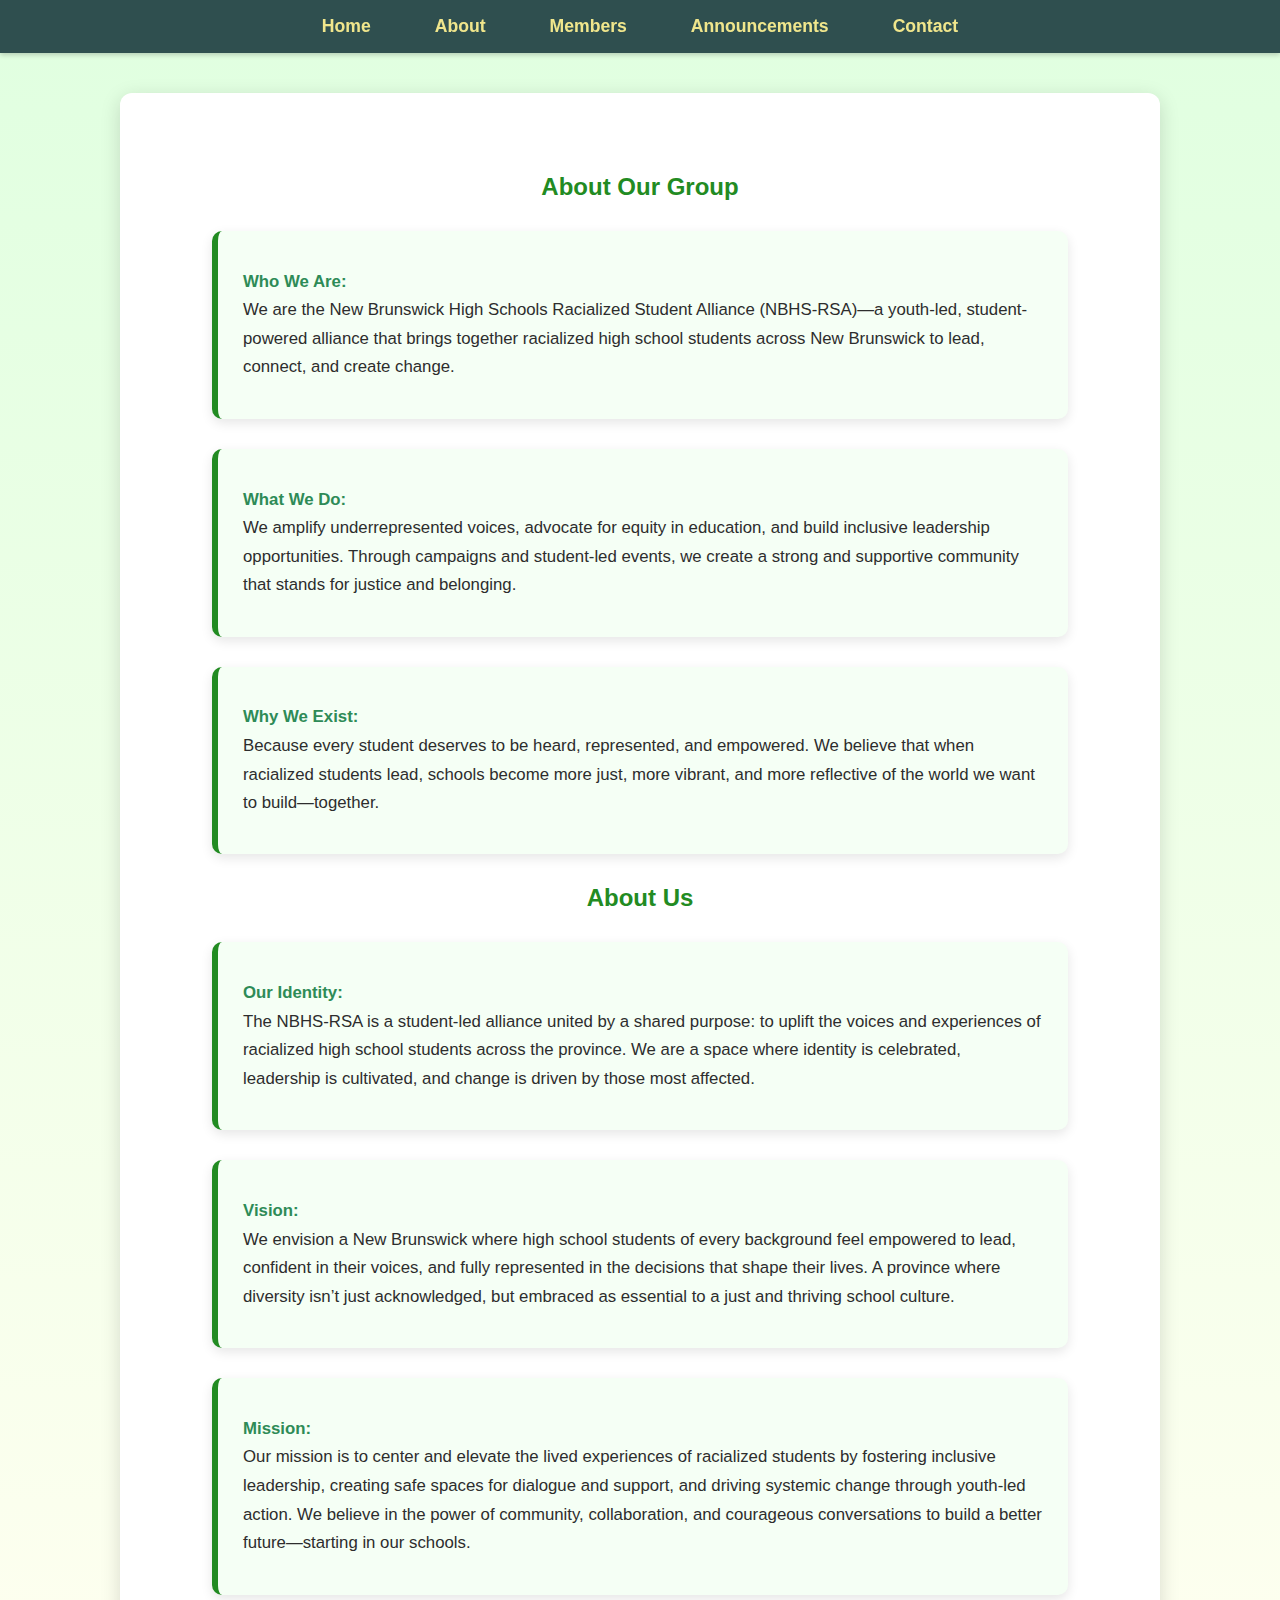
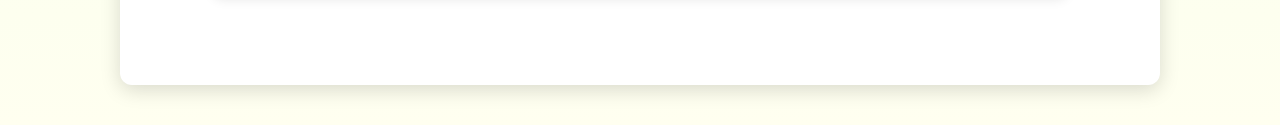
<file: about.html>
<!DOCTYPE html>
<html lang="en">

<head>
  <meta charset="UTF-8" />
  <meta name="viewport" content="width=device-width, initial-scale=1" />
  <title>About – NBHSRSA</title>
  <link rel="stylesheet" href="styles.css" />
</head>

<body>
  <nav>
    <ul>
      <li><a href="index.html">Home</a></li>
      <li><a href="about.html">About</a></li>
      <li><a href="members.html">Members</a></li>
      <li><a href="announcement.html">Announcements</a></li>
      <li><a href="contact.html">Contact</a></li>
    </ul>
  </nav>

  <section>
    <h2>About Our Group</h2>

    <div class="about-card">
      <p><strong>Who We Are:</strong><br>
        We are the New Brunswick High Schools Racialized Student Alliance (NBHS-RSA)—a youth-led, student-powered
        alliance that brings together racialized high school students across New Brunswick to lead, connect, and create
        change.
      </p>
    </div>

    <div class="about-card">
      <p><strong>What We Do:</strong><br>
        We amplify underrepresented voices, advocate for equity in education, and build inclusive leadership
        opportunities. Through campaigns and student-led events, we create a strong and supportive community that stands
        for justice and belonging.
      </p>
    </div>

    <div class="about-card">
      <p><strong>Why We Exist:</strong><br>
        Because every student deserves to be heard, represented, and empowered. We believe that when racialized students
        lead, schools become more just, more vibrant, and more reflective of the world we want to build—together.
      </p>
    </div>

    <h2>About Us</h2>

    <div class="about-card">
      <p><strong>Our Identity:</strong><br>
        The NBHS-RSA is a student-led alliance united by a shared purpose: to uplift the voices and experiences of
        racialized high school students across the province. We are a space where identity is celebrated, leadership is
        cultivated, and change is driven by those most affected.
      </p>
    </div>

    <div class="about-card">
      <p><strong>Vision:</strong><br>
        We envision a New Brunswick where high school students of every background feel empowered to lead, confident in
        their voices, and fully represented in the decisions that shape their lives. A province where diversity isn’t
        just acknowledged, but embraced as essential to a just and thriving school culture.
      </p>
    </div>

    <div class="about-card">
      <p><strong>Mission:</strong><br>
        Our mission is to center and elevate the lived experiences of racialized students by fostering inclusive
        leadership, creating safe spaces for dialogue and support, and driving systemic change through youth-led action.
        We believe in the power of community, collaboration, and courageous conversations to build a better future—starting
        in our schools.
      </p>
    </div>
  </section>
</body>

</html>
</file>
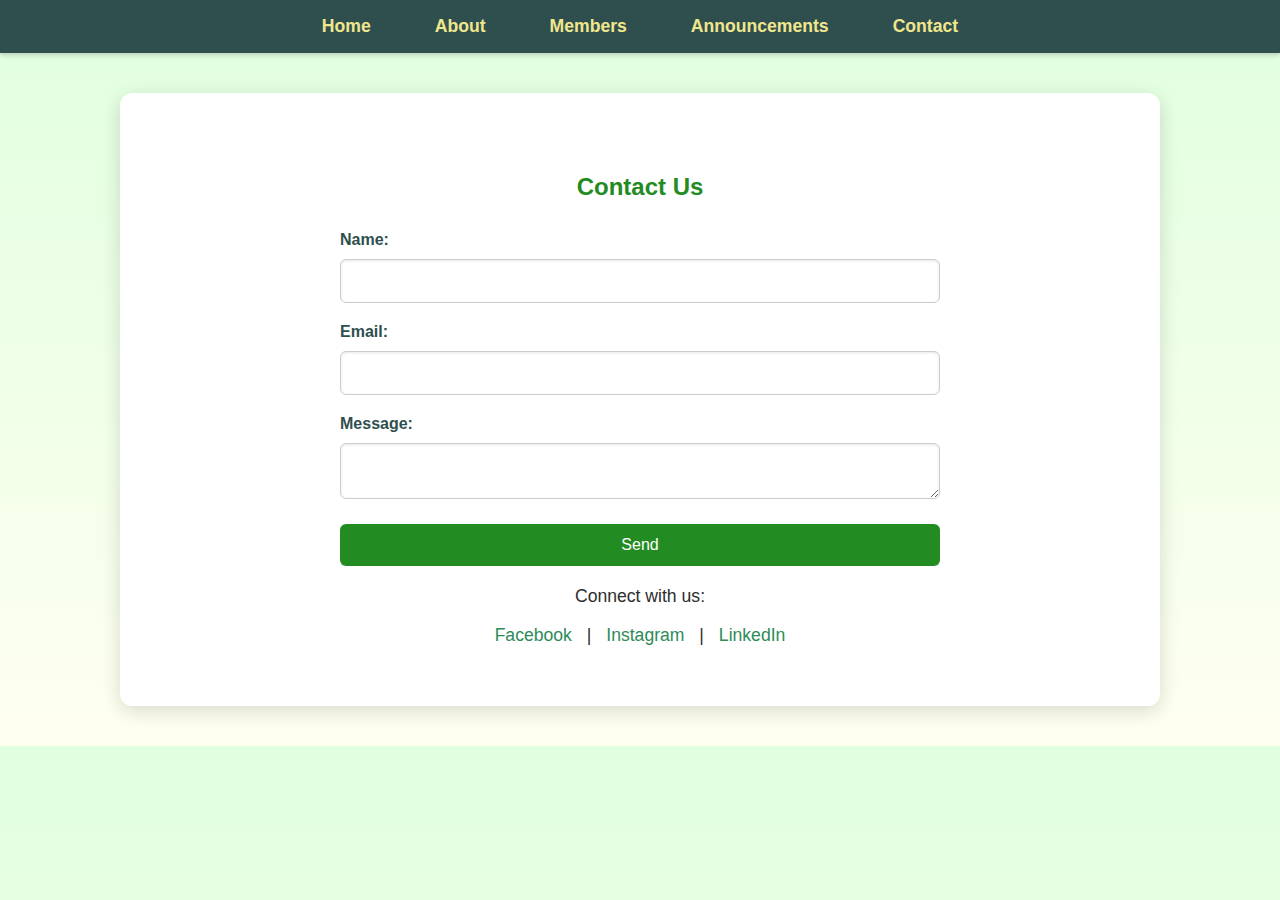
<file: contact.html>
<!DOCTYPE html>
<html lang="en">
<head>
  <meta charset="UTF-8" />
  <meta name="viewport" content="width=device-width, initial-scale=1" />
  <title>Contact – NBHSRSA</title>
  <link rel="stylesheet" href="styles.css" />
</head>
<body>
  <nav>
    <ul>
      <li><a href="index.html">Home</a></li>
      <li><a href="about.html">About</a></li>
      <li><a href="members.html">Members</a></li>
      <li><a href="announcement.html">Announcements</a></li>
      <li><a href="contact.html">Contact</a></li>
    </ul>
  </nav>

  <section id="contact">
    <h2>Contact Us</h2>
    <form action="#" method="post">
      <label>Name:</label>
      <input type="text" name="name" required />
      <label>Email:</label>
      <input type="email" name="email" required />
      <label>Message:</label>
      <textarea name="message" required></textarea>
      <button type="submit">Send</button>
    </form>

    <div class="social">
      <p>Connect with us:</p>
      <a href="#">Facebook</a> |
      <a href="#">Instagram</a> |
      <a href="#">LinkedIn</a>
    </div>
  </section>
</body>
</html>
</file>
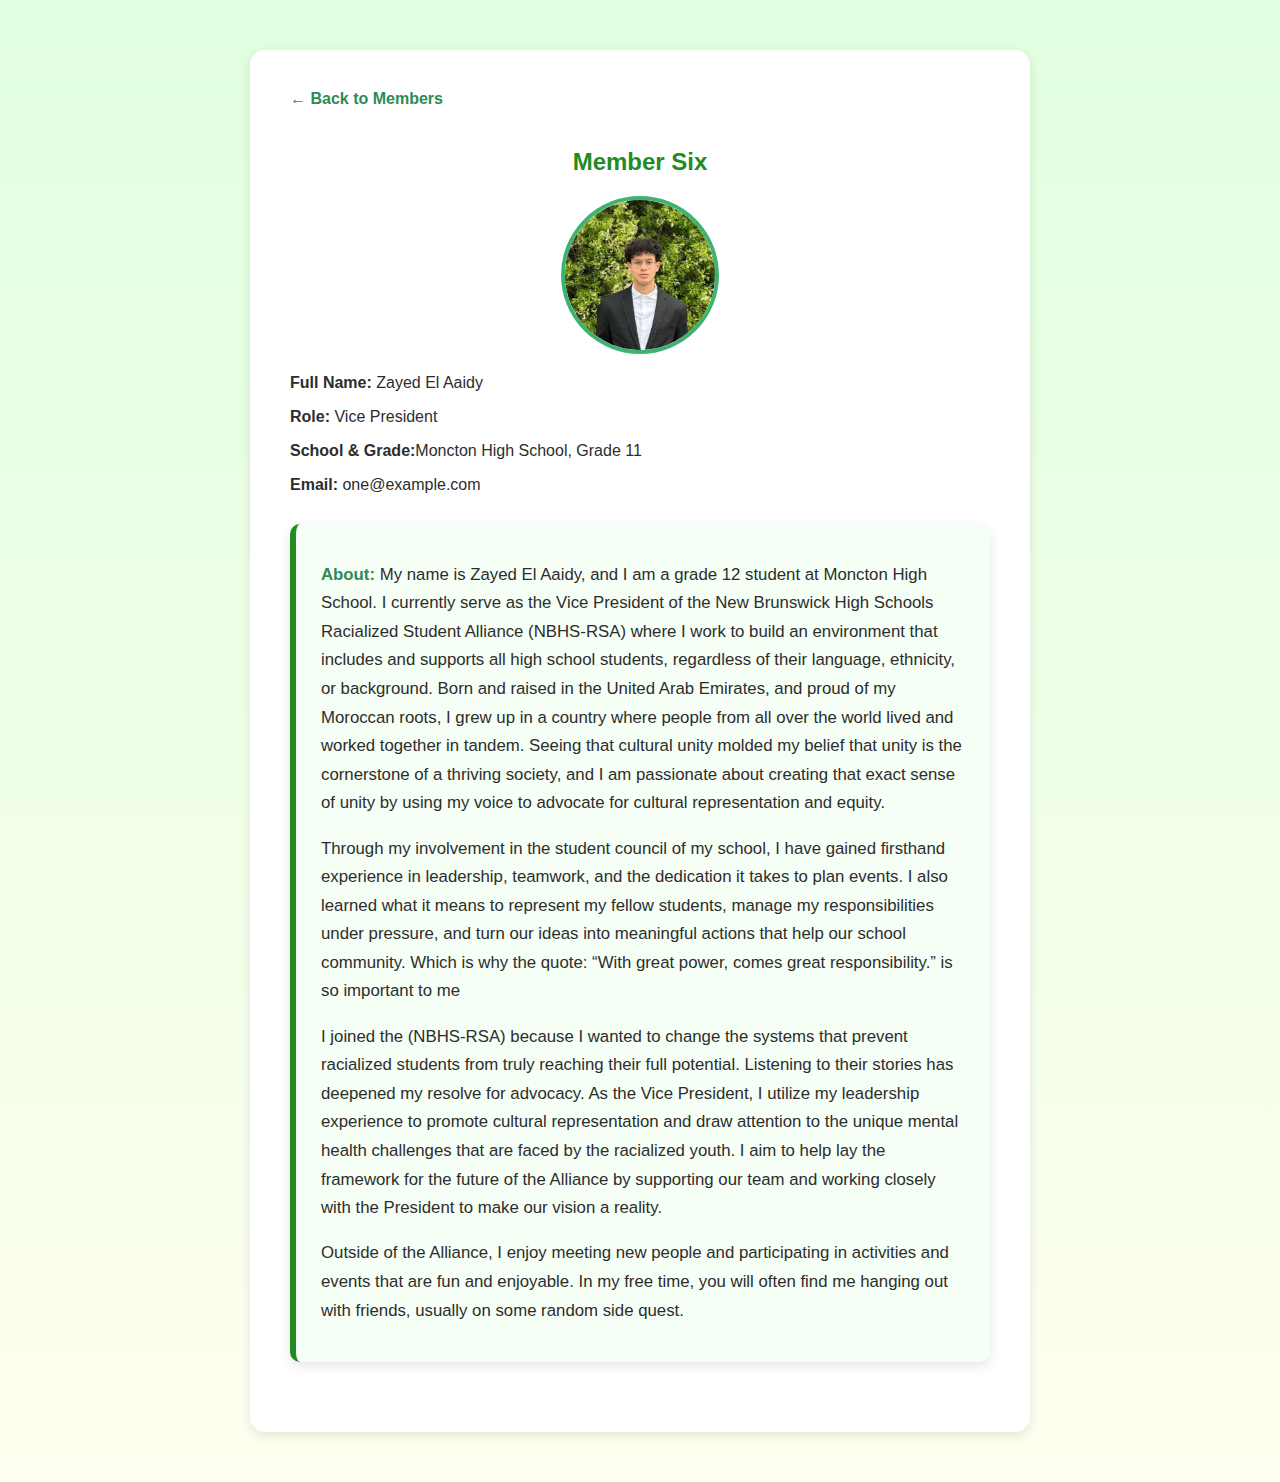
<file: member_2.html>
<!DOCTYPE html>
<html lang="en">

<head>
    <meta charset="UTF-8">
    <title>Member One - Profile</title>
    <link rel="stylesheet" href="styles.css">
</head>

<body>
    <section class="member-profile">
        <a href="index.html#members" class="All_members">&larr; Back to Members</a>
        <h2>Member Six</h2>
        <img src="img/zayed.jpg" alt="Member One" class="profile-img">
        <p><strong>Full Name:</strong> Zayed El Aaidy
        </p>
        <p><strong>Role:</strong> Vice President
        </p>
        <p><strong>School & Grade:</strong>Moncton High School, Grade 11</p>
        <p><strong>Email:</strong> one@example.com</p>
        <div class="about-card">
            <p><strong>About:</strong> My name is Zayed El Aaidy, and I am a grade 12 student at Moncton High School. I
                currently serve as the Vice President of the New Brunswick High Schools Racialized Student Alliance
                (NBHS-RSA) where I work to build an environment that includes and supports all high school students,
                regardless of their language, ethnicity, or background. Born and raised in the United Arab Emirates, and
                proud of my Moroccan roots, I grew up in a country where people from all over the world lived and worked
                together in tandem. Seeing that cultural unity molded my belief that unity is the cornerstone of a
                thriving society, and I am passionate about creating that exact sense of unity by using my voice to
                advocate for cultural representation and equity.
            </p>

            <p>Through my involvement in the student council of my school, I have gained firsthand experience in
                leadership, teamwork, and the dedication it takes to plan events. I also learned what it means to
                represent my fellow students, manage my responsibilities under pressure, and turn our ideas into
                meaningful actions that help our school community. Which is why the quote: “With great power, comes
                great responsibility.” is so important to me</p>

            <p>I joined the (NBHS-RSA) because I wanted to change the systems that prevent racialized students from
                truly reaching their full potential. Listening to their stories has deepened my resolve for advocacy. As
                the Vice President, I utilize my leadership experience to promote cultural representation and draw
                attention to the unique mental health challenges that are faced by the racialized youth. I aim to help
                lay the framework for the future of the Alliance by supporting our team and working closely with the
                President to make our vision a reality.
            </p>
            <p>Outside of the Alliance, I enjoy meeting new people and participating in activities and events that are
                fun and enjoyable. In my free time, you will often find me hanging out with friends, usually on some
                random side quest.
            </p>

        </div>

    </section>
</body>

</html>
</file>
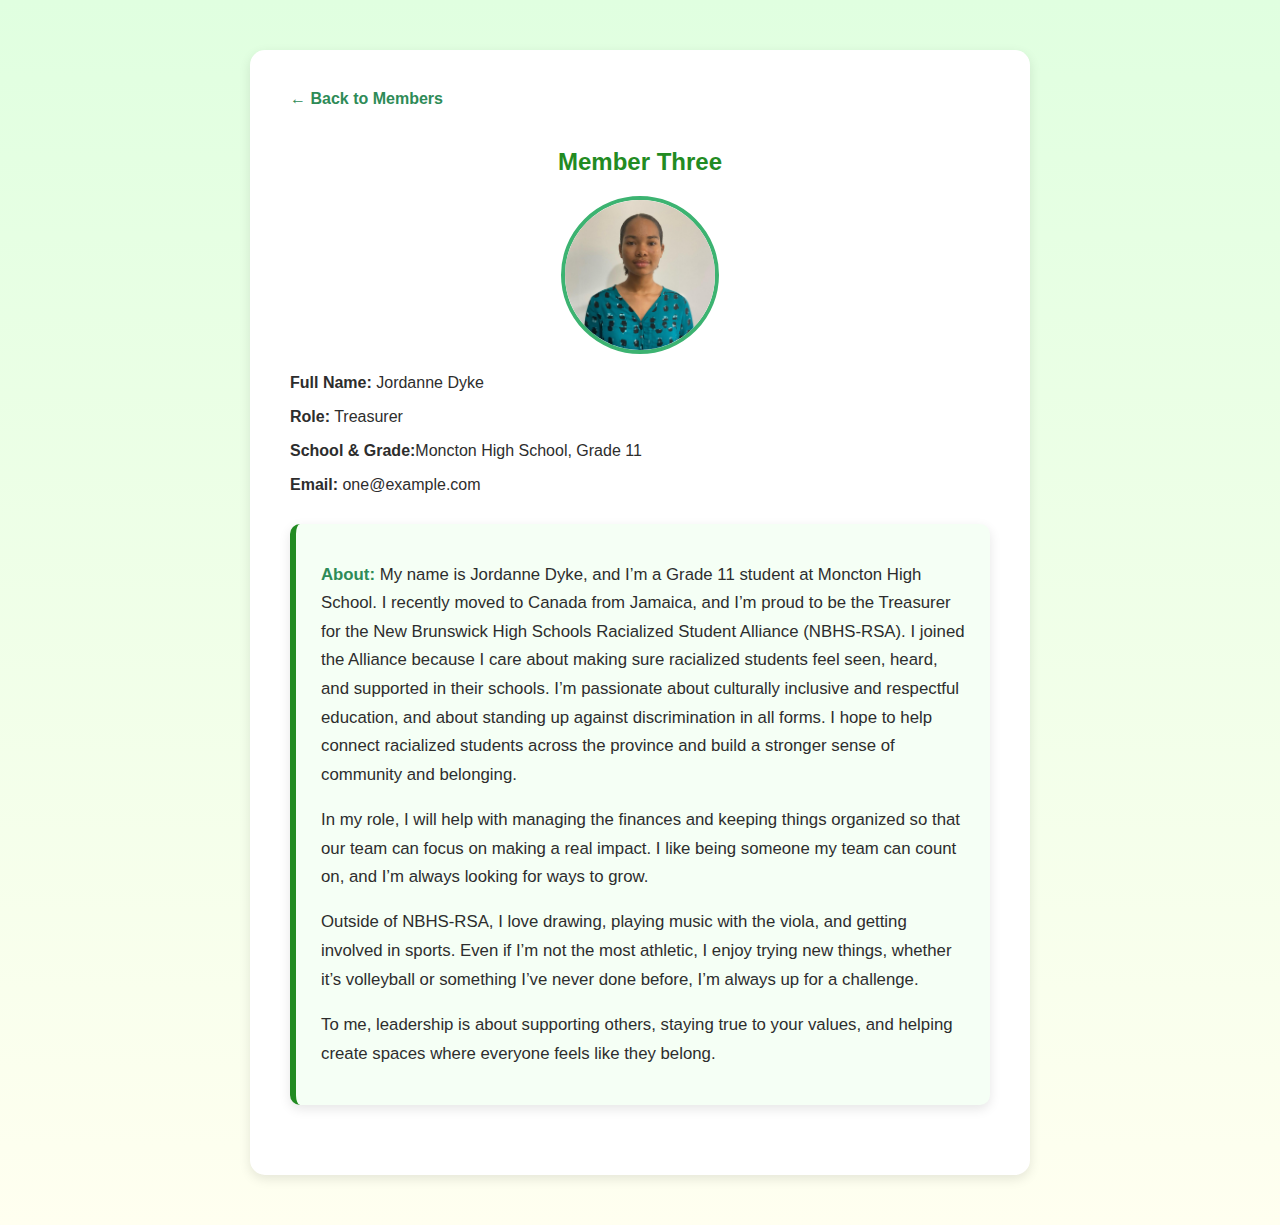
<file: member_3.html>
<!DOCTYPE html>
<html lang="en">

<head>
    <meta charset="UTF-8">
    <title>Member One - Profile</title>
    <link rel="stylesheet" href="styles.css">
</head>

<body>
    <section class="member-profile">
        <a href="index.html#members" class="All_members">&larr; Back to Members</a>
        <h2>Member Three</h2>
        <img src="img/jordanne.jpg" alt="Member One" class="profile-img">
        <p><strong>Full Name:</strong> Jordanne Dyke</p>
        <p><strong>Role:</strong> Treasurer</p>
        <p><strong>School & Grade:</strong>Moncton High School, Grade 11</p>
        <p><strong>Email:</strong> one@example.com</p>
        <div class="about-card">
            <p><strong>About:</strong> My name is Jordanne Dyke, and I’m a Grade 11 student at Moncton High School. I
                recently moved to Canada from Jamaica, and I’m proud to be the Treasurer for the New Brunswick High
                Schools Racialized Student Alliance (NBHS-RSA). I joined the Alliance because I care about making sure
                racialized students feel seen, heard, and supported in their schools. I’m passionate about culturally
                inclusive and respectful education, and about standing up against discrimination in all forms. I hope to
                help connect racialized students across the province and build a stronger sense of community and
                belonging.
            </p>

            <p>In my role, I will help with managing the finances and keeping things organized so that our team can
                focus on making a real impact. I like being someone my team can count on, and I’m always looking for
                ways to grow.
            </p>

            <p>Outside of NBHS-RSA, I love drawing, playing music with the viola, and getting involved in sports. Even
                if I’m not the most athletic, I enjoy trying new things, whether it’s volleyball or something I’ve never
                done before, I’m always up for a challenge.</p>

            <p>To me, leadership is about supporting others, staying true to your values, and helping create spaces
                where everyone feels like they belong.
            </p>

        </div>

    </section>
</body>

</html>
</file>
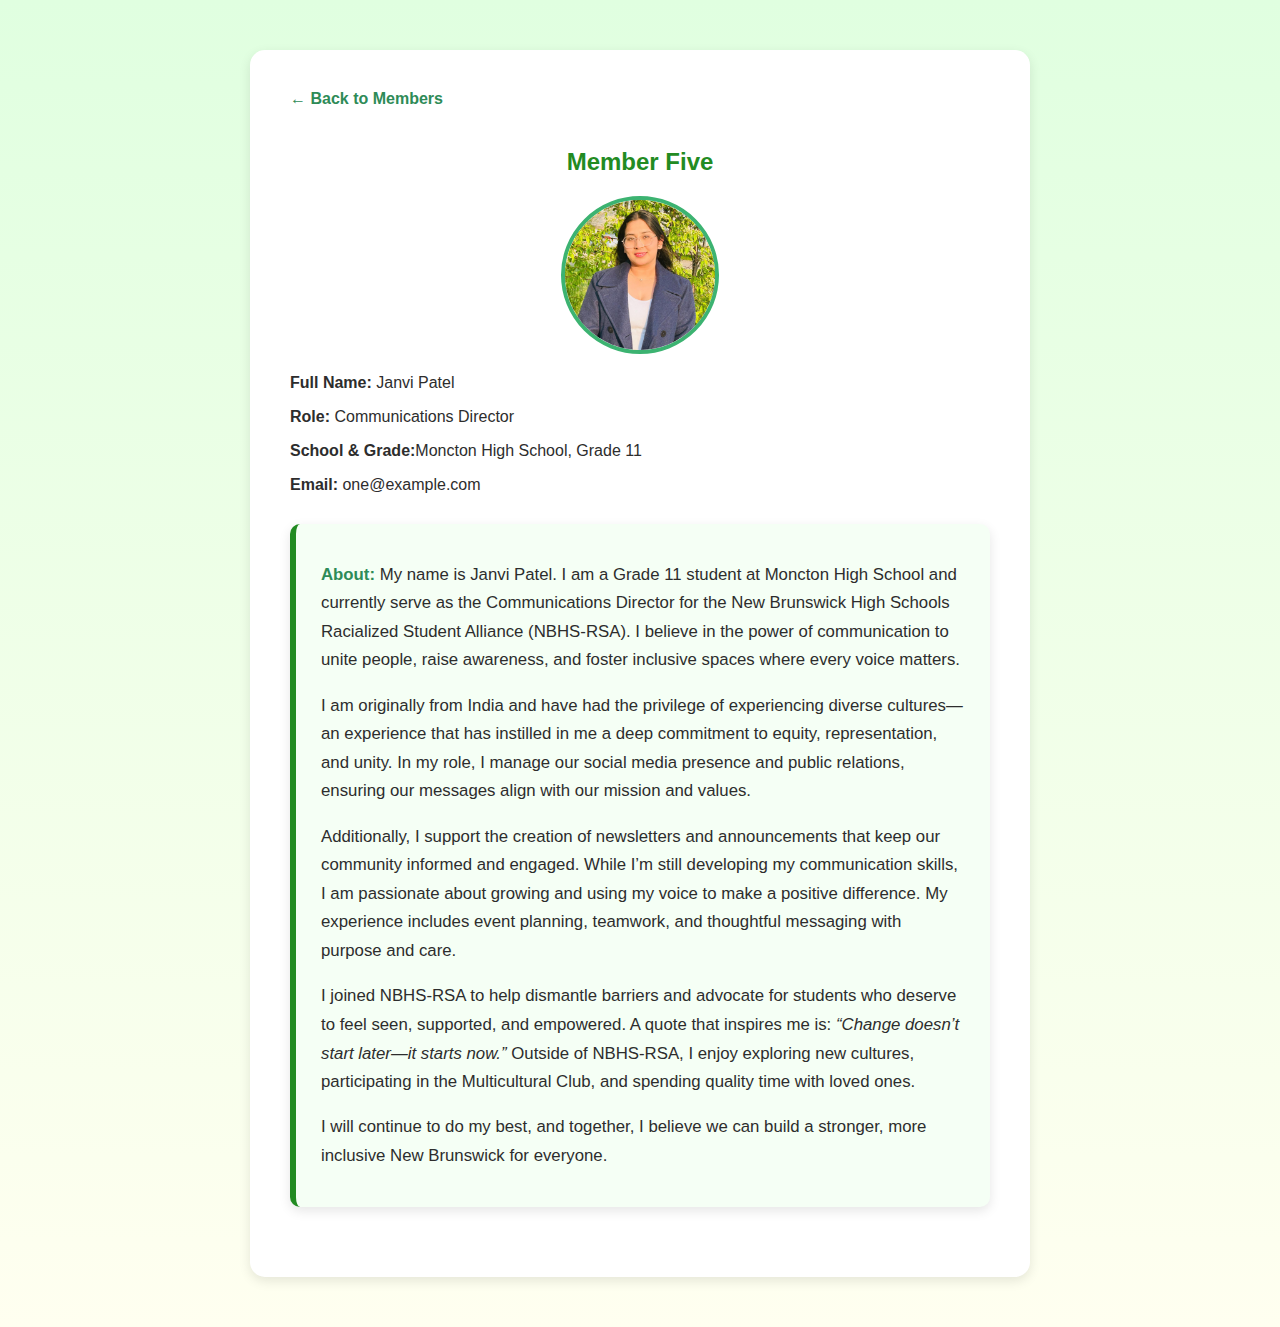
<file: member_5.html>
<!DOCTYPE html>
<html lang="en">

<head>
    <meta charset="UTF-8">
    <title>Member One - Profile</title>
    <link rel="stylesheet" href="styles.css">
</head>

<body>
    <section class="member-profile">
        <a href="index.html#members" class="All_members">&larr; Back to Members</a>
        <h2>Member Five</h2>
        <img src="img/Janu.jpg" alt="Member One" class="profile-img">
        <p><strong>Full Name:</strong> Janvi Patel</p>
        <p><strong>Role:</strong> Communications Director</p>
        <p><strong>School & Grade:</strong>Moncton High School, Grade 11</p>
        <p><strong>Email:</strong> one@example.com</p>
        <div class="about-card">
            <p><strong>About:</strong> My name is Janvi Patel. I am a Grade 11 student at Moncton High School and
                currently serve as the Communications Director for the New Brunswick High Schools Racialized Student
                Alliance (NBHS-RSA). I believe in the power of communication to unite people, raise awareness, and
                foster inclusive spaces where every voice matters.</p>

            <p>I am originally from India and have had the privilege of experiencing diverse cultures—an experience that
                has instilled in me a deep commitment to equity, representation, and unity. In my role, I manage our
                social media presence and public relations, ensuring our messages align with our mission and values.</p>

            <p>Additionally, I support the creation of newsletters and announcements that keep our community informed
                and engaged. While I’m still developing my communication skills, I am passionate about growing and using
                my voice to make a positive difference. My experience includes event planning, teamwork, and thoughtful
                messaging with purpose and care.</p>

            <p>I joined NBHS-RSA to help dismantle barriers and advocate for students who deserve to feel seen,
                supported, and empowered. A quote that inspires me is: <em>“Change doesn’t start later—it starts
                    now.”</em> Outside of NBHS-RSA, I enjoy exploring new cultures, participating in the Multicultural
                Club, and spending quality time with loved ones.</p>
            <p>I will continue to do my best, and together, I believe we can build a stronger, more inclusive New
                Brunswick for everyone.
            </p>
        </div>

    </section>
</body>

</html>
</file>
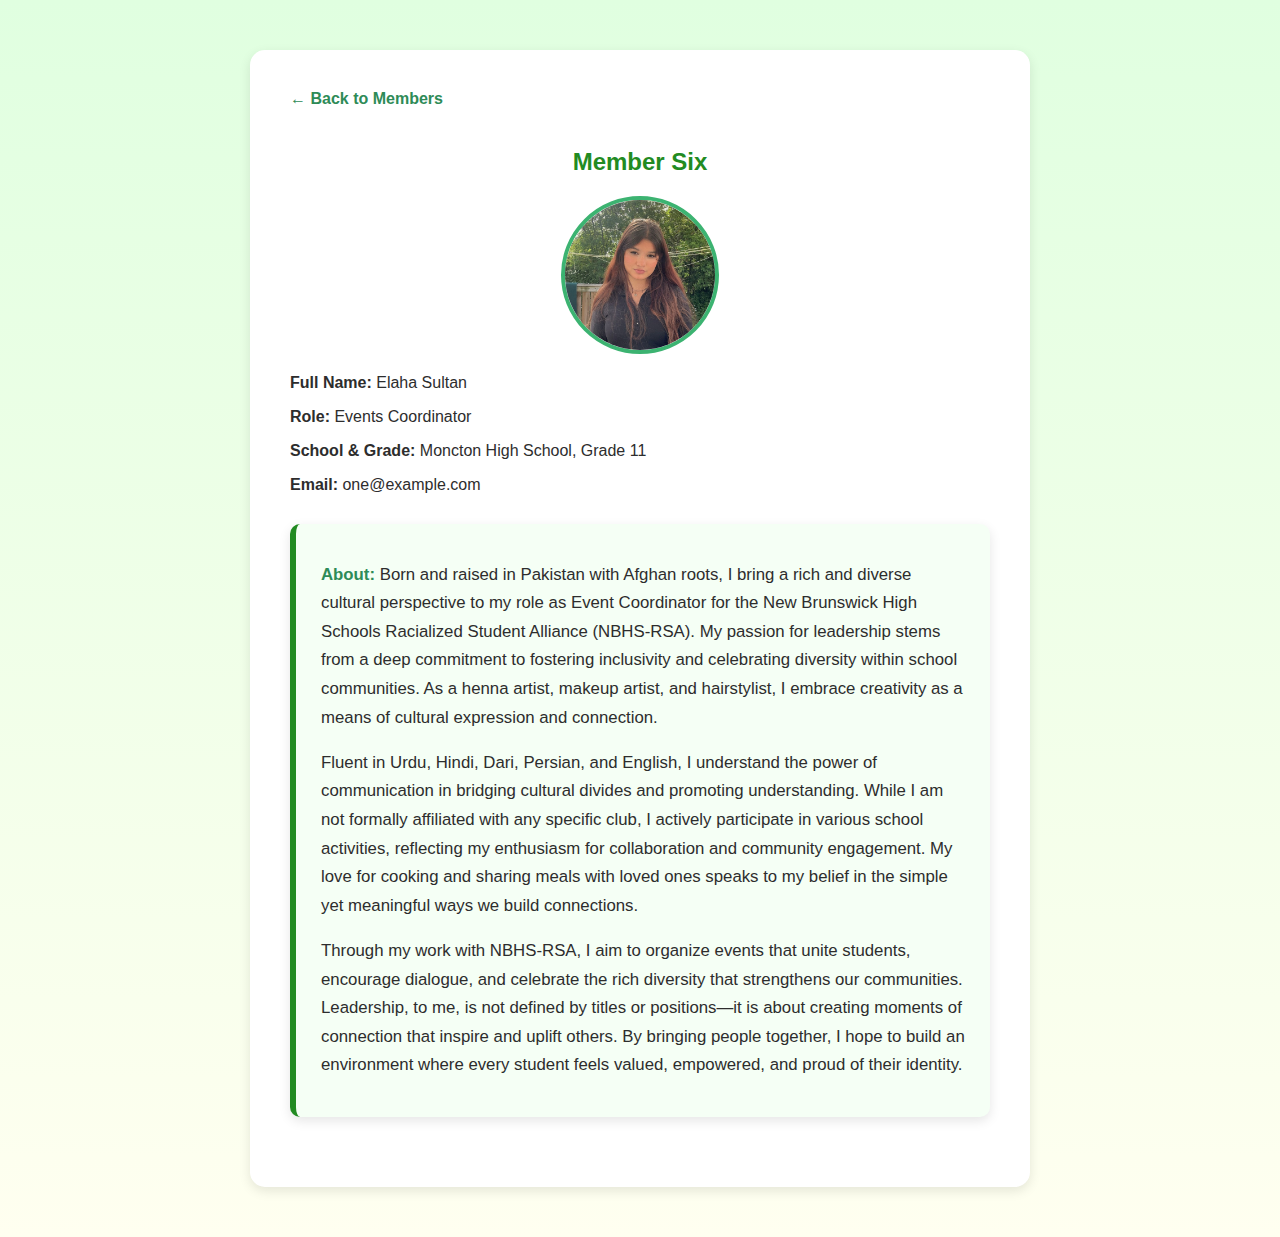
<file: member_6.html>
<!DOCTYPE html>
<html lang="en">

<head>
    <meta charset="UTF-8">
    <title>Member One - Profile</title>
    <link rel="stylesheet" href="styles.css">
</head>

<body>
    <section class="member-profile">
        <a href="index.html#members" class="All_members">&larr; Back to Members</a>
        <h2>Member Six</h2>
        <img src="img/elaha.jpg" alt="Member One" class="profile-img">
        <p><strong>Full Name:</strong> Elaha Sultan</p>
        <p><strong>Role:</strong> Events Coordinator</p>
        <p><strong>School & Grade:</strong> Moncton High School, Grade 11</p>
        <p><strong>Email:</strong> one@example.com</p>
        <div class="about-card">
            <p><strong>About:</strong> Born and raised in Pakistan with Afghan roots, I bring a rich and diverse
                cultural perspective to my role as Event Coordinator for the New Brunswick High Schools Racialized
                Student Alliance (NBHS-RSA). My passion for leadership stems from a deep commitment to fostering
                inclusivity and celebrating diversity within school communities. As a henna artist, makeup artist, and
                hairstylist, I embrace creativity as a means of cultural expression and connection.</p>

            <p>Fluent in Urdu, Hindi, Dari, Persian, and English, I understand the power of communication in bridging
                cultural divides and promoting understanding. While I am not formally affiliated with any specific club,
                I actively participate in various school activities, reflecting my enthusiasm for collaboration and
                community engagement. My love for cooking and sharing meals with loved ones speaks to my belief in the
                simple yet meaningful ways we build connections.</p>

            <p>Through my work with NBHS-RSA, I aim to organize events that unite students, encourage dialogue, and
                celebrate the rich diversity that strengthens our communities. Leadership, to me, is not defined by
                titles or positions—it is about creating moments of connection that inspire and uplift others. By
                bringing people together, I hope to build an environment where every student feels valued, empowered,
                and proud of their identity.</p>

        </div>

    </section>
</body>

</html>
</file>
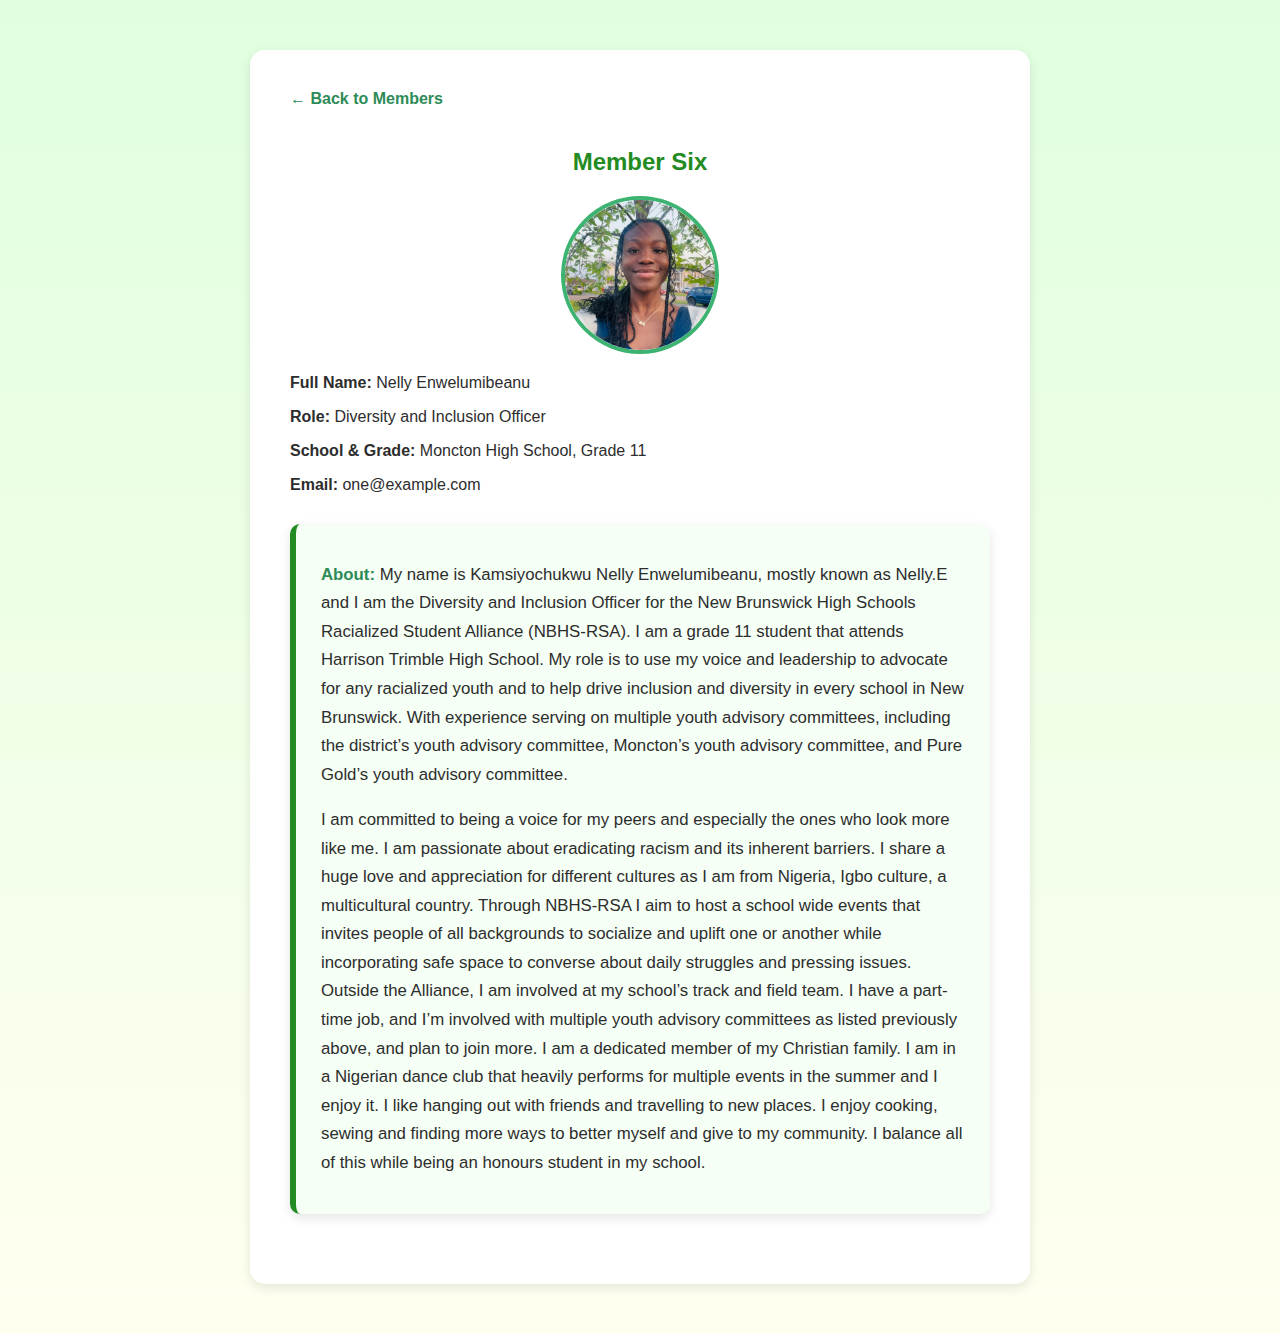
<file: member_8.html>
<!DOCTYPE html>
<html lang="en">

<head>
    <meta charset="UTF-8">
    <title>Member One - Profile</title>
    <link rel="stylesheet" href="styles.css">
</head>

<body>
    <section class="member-profile">
        <a href="index.html#members" class="All_members">&larr; Back to Members</a>
        <h2>Member Six</h2>
        <img src="img/nelly.jpg" alt="Member One" class="profile-img">
        <p><strong>Full Name:</strong> Nelly Enwelumibeanu
        </p>
        <p><strong>Role:</strong> Diversity and Inclusion Officer</p>
        <p><strong>School & Grade:</strong> Moncton High School, Grade 11</p>
        <p><strong>Email:</strong> one@example.com</p>
        <div class="about-card">
            <p><strong>About:</strong> My name is Kamsiyochukwu Nelly Enwelumibeanu, mostly known as Nelly.E and I am
                the Diversity and Inclusion Officer for the New Brunswick High Schools Racialized Student Alliance
                (NBHS-RSA). I am a grade 11 student that attends Harrison Trimble High School. My role is to use my
                voice and leadership to advocate for any racialized youth and to help drive inclusion and diversity in
                every school in New Brunswick. With experience serving on multiple youth advisory committees, including
                the district’s youth advisory committee, Moncton’s youth advisory committee, and Pure Gold’s youth
                advisory committee.</p>


            <p>I am committed to being a voice for my peers and especially the ones who look more like me. I am
                passionate about eradicating racism and its inherent barriers. I share a huge love and appreciation for
                different cultures as I am from Nigeria, Igbo culture, a multicultural country. Through NBHS-RSA I aim
                to host a school wide events that invites people of all backgrounds to socialize and uplift one or
                another while incorporating safe space to converse about daily struggles and pressing issues. Outside
                the Alliance, I am involved at my school’s track and field team. I have a part-time job, and I’m
                involved with multiple youth advisory committees as listed previously above, and plan to join more. I am
                a dedicated member of my Christian family. I am in a Nigerian dance club that heavily performs for
                multiple events in the summer and I enjoy it. I like hanging out with friends and travelling to new
                places. I enjoy cooking, sewing and finding more ways to better myself and give to my community. I
                balance all of this while being an honours student in my school.
            </p>

        </div>

    </section>
</body>

</html>
</file>
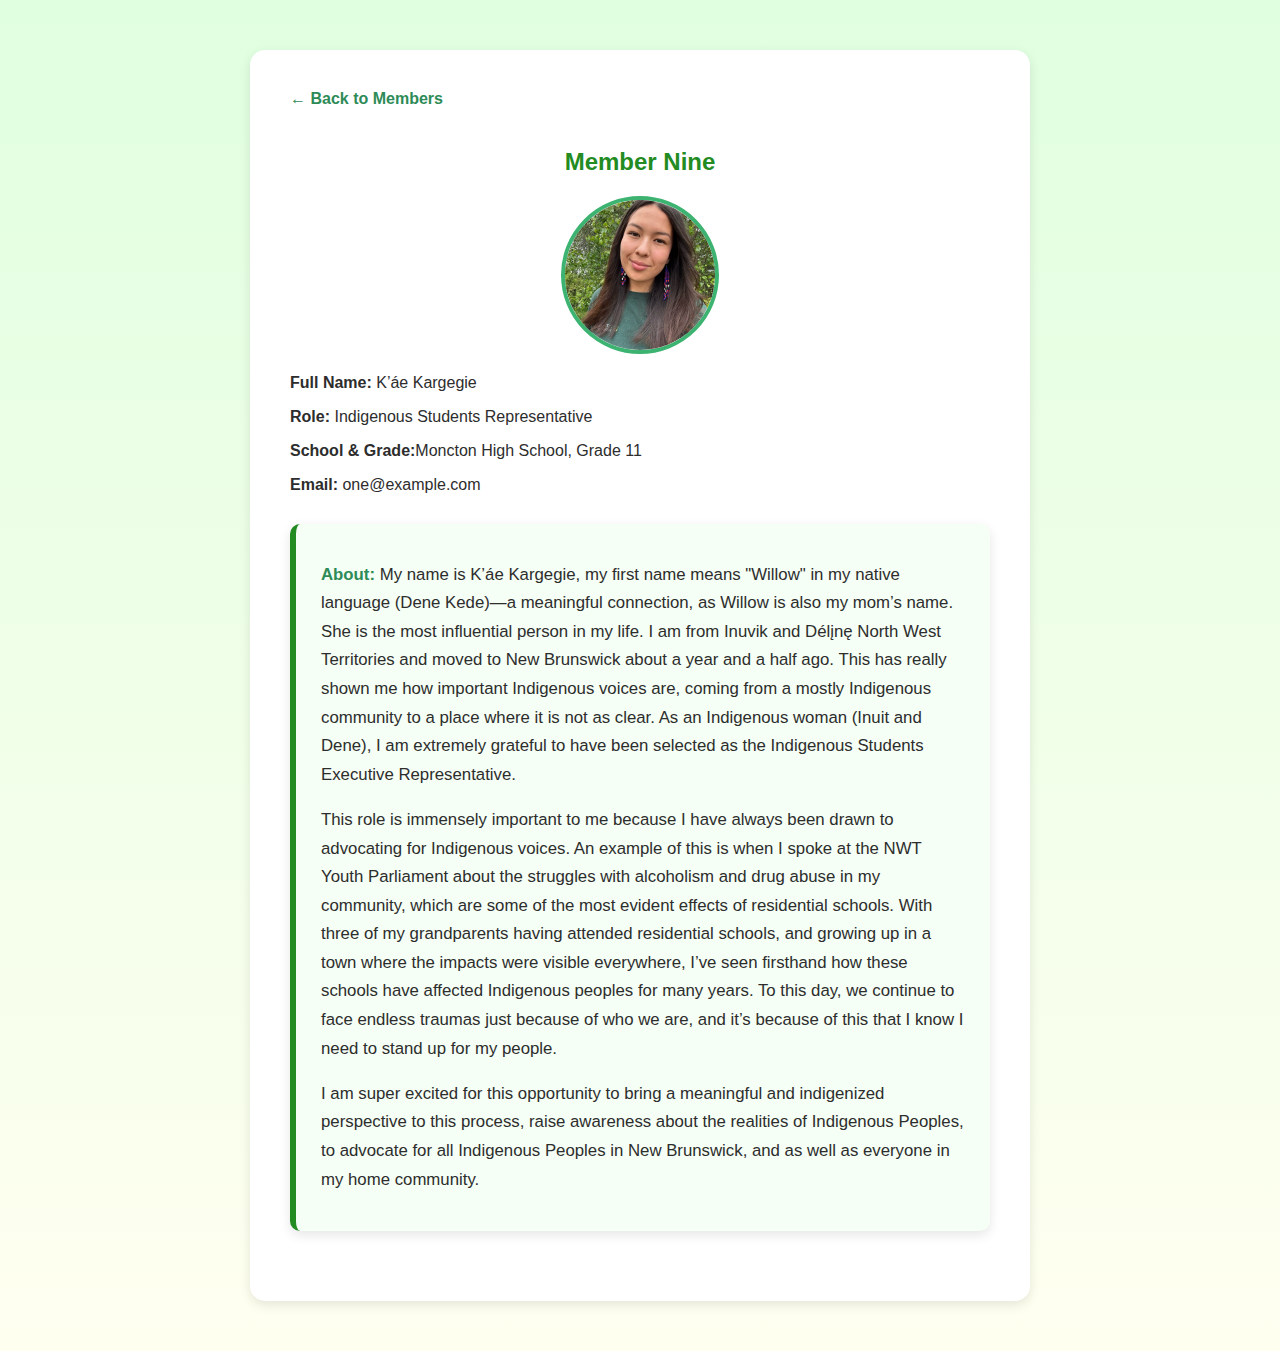
<file: member_9.html>
<!DOCTYPE html>
<html lang="en">

<head>
    <meta charset="UTF-8">
    <title>Member One - Profile</title>
    <link rel="stylesheet" href="styles.css">
</head>

<body>
    <section class="member-profile">
        <a href="index.html#members" class="All_members">&larr; Back to Members</a>
        <h2>Member Nine</h2>
        <img src="img/kael.jpg" alt="Member One" class="profile-img">
        <p><strong>Full Name:</strong> K’áe Kargegie</p>
        <p><strong>Role:</strong> Indigenous Students Representative</p>
        <p><strong>School & Grade:</strong>Moncton High School, Grade 11</p>
        <p><strong>Email:</strong> one@example.com</p>
        <div class="about-card">
            <p><strong>About:</strong> My name is K’áe Kargegie, my first name means "Willow" in my native language
                (Dene Kede)—a meaningful connection, as Willow is also my mom’s name. She is the most influential person
                in my life. I am from Inuvik and Délįnę North West Territories and moved to New Brunswick about a year
                and a half ago. This has really shown me how important Indigenous voices are, coming from a mostly
                Indigenous community to a place where it is not as clear. As an Indigenous woman (Inuit and Dene), I am
                extremely grateful to have been selected as the Indigenous Students Executive Representative.
            </p>

            <p>This role is immensely important to me because I have always been drawn to advocating for Indigenous
                voices. An example of this is when I spoke at the NWT Youth Parliament about the struggles with
                alcoholism and drug abuse in my community, which are some of the most evident effects of residential
                schools. With three of my grandparents having attended residential schools, and growing up in a town
                where the impacts were visible everywhere, I’ve seen firsthand how these schools have affected
                Indigenous peoples for many years. To this day, we continue to face endless traumas just because of who
                we are, and it’s because of this that I know I need to stand up for my people.
            </p>

            <p>I am super excited for this opportunity to bring a meaningful and indigenized perspective to this
                process, raise awareness about the realities of Indigenous Peoples, to advocate for all Indigenous
                Peoples in New Brunswick, and as well as everyone in my home community.
            </p>


        </div>

    </section>
</body>

</html>
</file>
<file: styles.css>
/* Base styles */
body {
    font-family: 'Segoe UI', Tahoma, Geneva, Verdana, sans-serif;
    margin: 0;
    padding: 0;
    background: linear-gradient(to bottom, #e0ffe0, #fffff0);
    color: #2d2d2d;
}

/* Navigation bar */
nav {
    background: #2f4f4f;
    padding: 1em 0;
    box-shadow: 0 2px 5px rgba(0, 0, 0, 0.2);
    position: sticky;
    top: 0;
    z-index: 999;
}

nav ul {
    list-style: none;
    display: flex;
    justify-content: center;
    flex-wrap: wrap;
    padding: 0;
    margin: 0;
}

nav ul li {
    margin: 0 20px;
}

nav ul li a {
    color: #f0e68c;
    text-decoration: none;
    font-weight: 600;
    font-size: 1.1em;
    padding: 8px 12px;
    position: relative;
    transition: color 0.3s ease, background-color 0.3s ease;
}

nav ul li a::after {
    content: "";
    position: absolute;
    bottom: 0;
    left: 0;
    height: 2px;
    width: 0%;
    background-color: #7fffd4;
    transition: width 0.3s ease;
}

nav ul li a:hover {
    color: #7fffd4;
    background-color: rgba(255, 255, 255, 0.1);
    border-radius: 6px;
}

nav ul li a:hover::after {
    width: 100%;
}

/* Section styling */
section {
    padding: 60px 20px;
    max-width: 1000px;
    margin: 40px auto;
    background: #ffffff;
    border-radius: 12px;
    box-shadow: 0 5px 20px rgba(0, 0, 0, 0.15);
}

.logo {
    display: block;
    margin: 0 auto 20px auto;
    width: 200px;
}

h1, h2 {
    text-align: center;
    color: #228b22;
    margin-bottom: 20px;
}

/* Group heading style */
.group-heading {
    text-align: center;
    margin-bottom: 30px;
}

.group-heading h1 {
    font-size: 3rem;
    color: #2e8b57;
    letter-spacing: 2px;
    font-weight: bold;
    margin-top: 10px;
    text-shadow: 1px 1px 2px #ccc;
}

.group-heading .subtitle {
    font-size: 1.2rem;
    color: #4f7942;
    font-weight: 500;
    margin-top: 10px;
    text-align: center;
    max-width: 700px;
    margin-left: auto;
    margin-right: auto;
    line-height: 1.6;
}

/* Schedule table */
.schedule {
    width: 100%;
    border-collapse: collapse;
    margin-top: 20px;
    font-size: 1em;
    border: 1px solid #ddd;
}

.schedule th, .schedule td {
    border: 1px solid #ddd;
    padding: 12px 15px;
    text-align: center;
}

.schedule th {
    background-color: #3cb371;
    color: white;
}

.schedule tr:nth-child(even) {
    background-color: #f0fff0;
}

/* Member Cards */
.member-card {
    display: inline-block;
    width: 220px;
    margin: 15px;
    text-align: center;
    border: 1px solid #ddd;
    border-radius: 12px;
    padding: 20px;
    background: #fefefe;
    box-shadow: 0 4px 8px rgba(0, 0, 0, 0.1);
    transition: transform 0.2s ease, background-color 0.3s ease;
}

.member-card:hover {
    transform: translateY(-5px);
    background-color: #f5fff5;
}

.member-card img {
    width: 100px;
    height: 100px;
    object-fit: cover;
    border-radius: 50%;
    margin-bottom: 10px;
    border: 3px solid #3cb371;
}

.profile-button {
    background-color: #228b22;
    color: white;
    border: none;
    padding: 8px 16px;
    cursor: pointer;
    border-radius: 5px;
    font-size: 0.9em;
    transition: background-color 0.3s ease;
    margin-top: 10px;
}

.profile-button:hover {
    background-color: #32cd32;
}

/* Profile page */
.profile-img {
    display: block;
    margin: 20px auto;
    width: 150px;
    height: 150px;
    border-radius: 50%;
    object-fit: cover;
    border: 4px solid #3cb371;
}

.member-profile {
    max-width: 700px;
    margin: 50px auto;
    padding: 40px;
    background-color: #ffffff;
    border-radius: 15px;
    box-shadow: 0 4px 12px rgba(0, 0, 0, 0.1);
}

.member-profile a {
    text-decoration: none;
    color: #2e8b57;
    font-size: 1em;
    display: inline-block;
    margin-bottom: 20px;
    font-weight: bold;
}

/* About Paragraph Styling */
.about-card {
    background-color: #f5fff5;
    border-left: 6px solid #228b22;
    padding: 20px 25px;
    margin: 30px auto;
    border-radius: 10px;
    max-width: 800px;
    font-size: 1.05em;
    line-height: 1.7em;
    box-shadow: 0 4px 12px rgba(0, 0, 0, 0.1);
}

.about-card strong {
    color: #2e8b57;
}

/* Announcements */
.announcement-list {
    list-style-type: disc;
    padding-left: 40px;
    font-size: 1.1em;
    color: #444;
}

/* Form Styling */
form {
    display: flex;
    flex-direction: column;
    max-width: 600px;
    margin: 0 auto;
}

form label {
    margin-top: 10px;
    font-weight: 600;
    color: #2f4f4f;
}

form input, form textarea {
    margin: 10px 0;
    padding: 12px;
    font-size: 1em;
    border: 1px solid #ccc;
    border-radius: 6px;
    box-shadow: inset 0 1px 3px rgba(0,0,0,0.1);
}

button {
    background-color: #228b22;
    color: white;
    border: none;
    padding: 12px;
    cursor: pointer;
    border-radius: 6px;
    font-size: 1em;
    transition: background-color 0.3s ease;
    margin-top: 15px;
}

button:hover {
    background-color: #6b8e23;
}

/* Social Links */
.social {
    text-align: center;
    margin-top: 20px;
    font-size: 1.1em;
}

.social a {
    color: #2e8b57;
    text-decoration: none;
    margin: 0 10px;
    transition: color 0.3s ease;
}

.social a:hover {
    color: #ffd700;
}

/* Tablet layout (portrait and landscape, ≤768px) */
@media (max-width: 768px) {
    body {
        font-size: 1rem;
        padding: 0;
    }

    nav ul {
        flex-direction: column;
        align-items: center;
        gap: 12px;
    }

    nav ul li {
        margin: 0;
    }

    section {
        padding: 40px 20px;
        margin: 30px auto;
        border-radius: 10px;
    }

    .group-heading h1 {
        font-size: 2rem;
    }

    .group-heading .subtitle {
        font-size: 1rem;
    }

    .member-card {
        width: 90%;
        margin: 10px auto;
    }

    .schedule {
        font-size: 0.95em;
        overflow-x: auto;
        display: block;
    }

    .profile-img {
        width: 120px;
        height: 120px;
    }

    form {
        width: 100%;
        padding: 0 10px;
    }

    form input,
    form textarea {
        font-size: 1rem;
    }

    .about-card {
        font-size: 1em;
        padding: 15px;
    }
}

/* Mobile layout (phones ≤480px) */
@media (max-width: 480px) {
    body {
        font-size: 0.95rem;
    }

    nav ul {
        padding: 0;
    }

    nav ul li {
        margin: 5px 0;
    }

    h1, h2 {
        font-size: 1.4rem;
        text-align: center;
    }

    .group-heading h1 {
        font-size: 1.6rem;
    }

    .group-heading .subtitle {
        font-size: 0.95rem;
    }

    .member-card {
        width: 100%;
        margin: 10px auto;
        padding: 15px;
    }

    .member-card img {
        width: 80px;
        height: 80px;
    }

    .profile-img {
        width: 100px;
        height: 100px;
    }

    .about-card {
        font-size: 0.95em;
        padding: 10px;
    }

    .schedule th, .schedule td {
        padding: 8px;
        font-size: 0.85em;
    }

    button,
    .profile-button {
        padding: 10px;
        font-size: 0.9em;
        width: 100%;
    }

    .top-btn {
        bottom: 20px;
        right: 20px;
        font-size: 1em;
        padding: 8px 14px;
    }

    form input,
    form textarea {
        font-size: 1em;
    }
}
</file>
